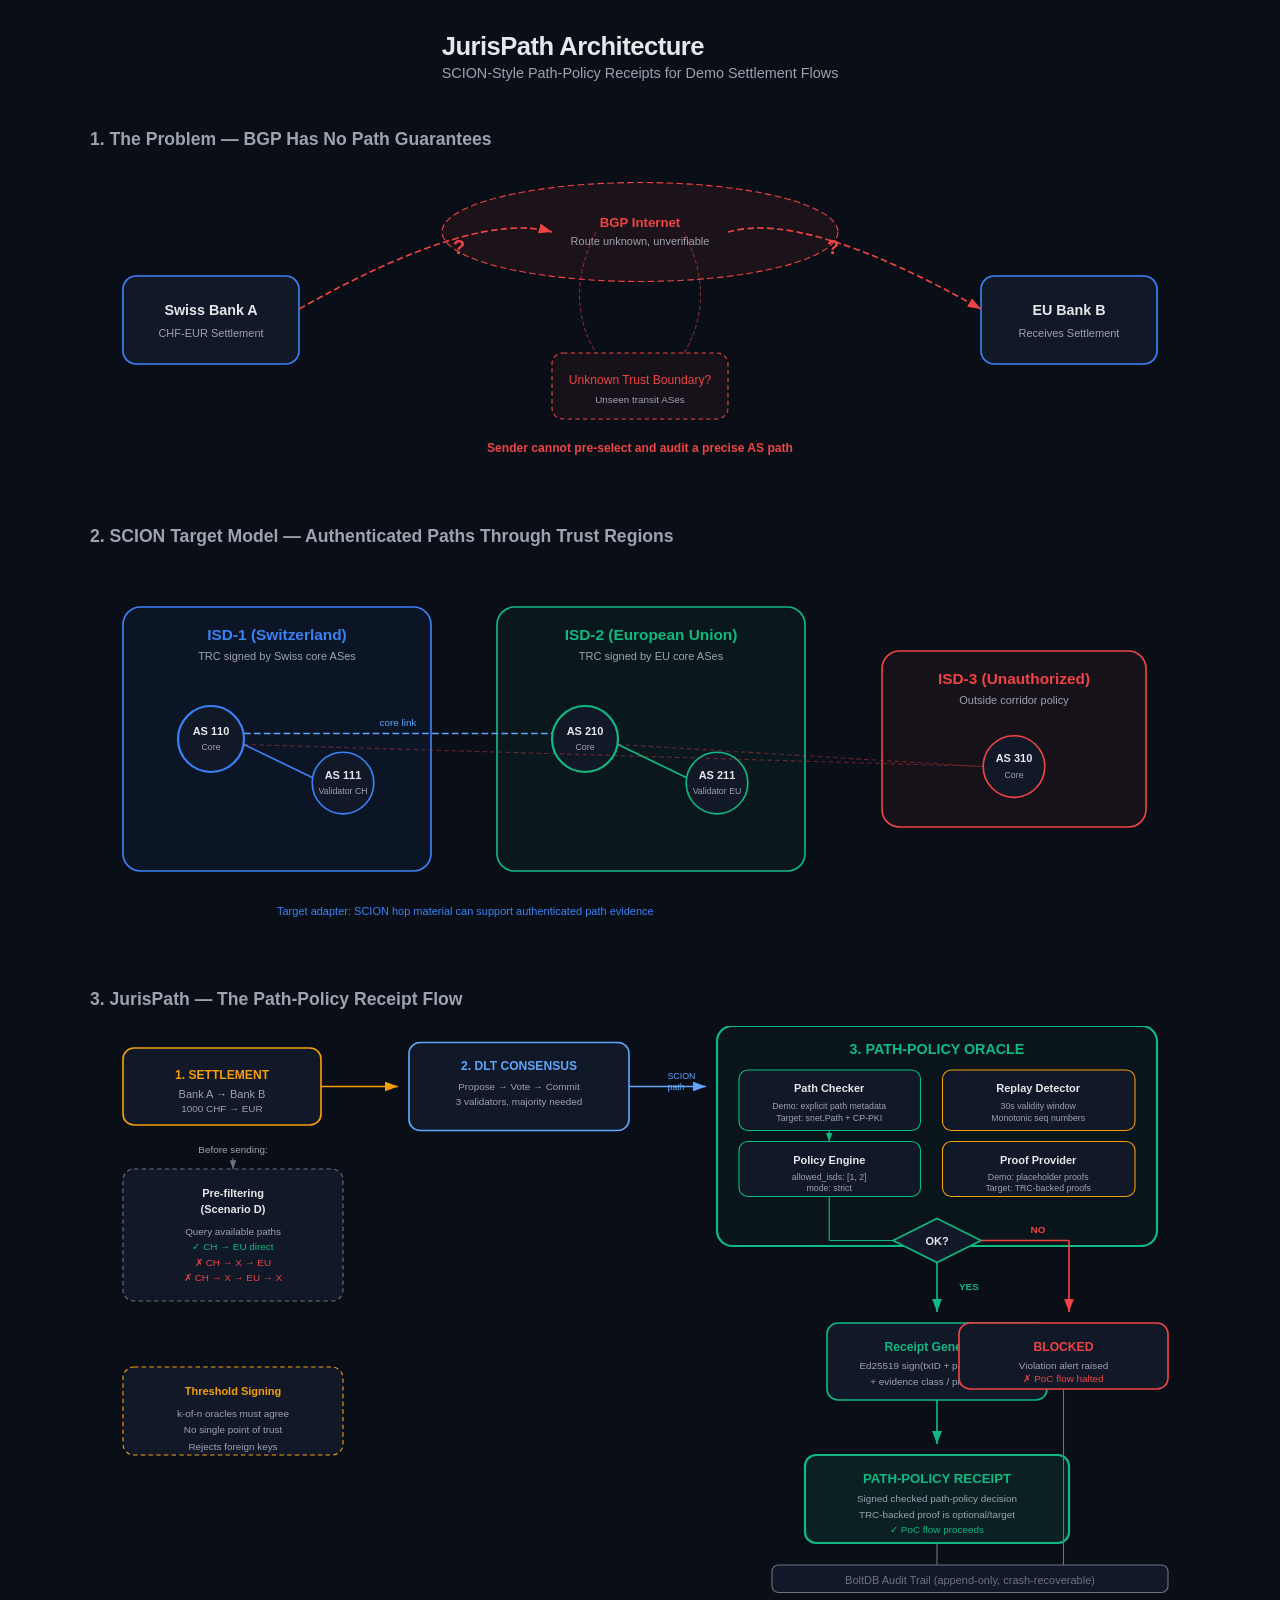
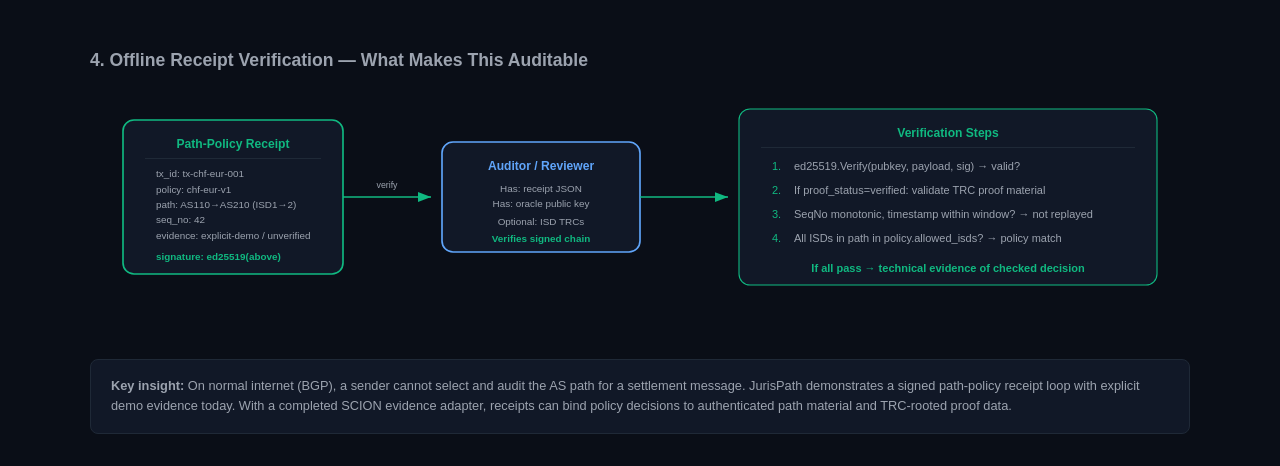
<file: docs/architecture-diagram.html>
<!DOCTYPE html>
<html lang="en">
<head>
<meta charset="UTF-8">
<meta name="viewport" content="width=device-width, initial-scale=1.0">
<title>JurisPath — Architecture Diagram</title>
<style>
  * { margin: 0; padding: 0; box-sizing: border-box; }
  body {
    background: #0a0e17;
    color: #e5e7eb;
    font-family: 'Inter', -apple-system, BlinkMacSystemFont, sans-serif;
    padding: 2rem;
    display: flex;
    flex-direction: column;
    align-items: center;
    gap: 3rem;
  }
  h1 { font-size: 1.6rem; font-weight: 700; letter-spacing: -0.02em; }
  h2 { font-size: 1.1rem; font-weight: 600; color: #9ca3af; margin-bottom: 1rem; }
  .subtitle { color: #9ca3af; font-size: 0.9rem; margin-top: 0.25rem; }
  .diagram-section { width: 100%; max-width: 1100px; }
  svg { width: 100%; height: auto; }
  .note {
    background: #111827;
    border: 1px solid #1f2937;
    border-radius: 8px;
    padding: 1rem 1.25rem;
    font-size: 0.8rem;
    color: #9ca3af;
    line-height: 1.6;
    max-width: 1100px;
  }
</style>
</head>
<body>

<div>
  <h1>JurisPath Architecture</h1>
  <p class="subtitle">SCION-Style Path-Policy Receipts for Demo Settlement Flows</p>
</div>

<!-- DIAGRAM 1: The Problem -->
<div class="diagram-section">
  <h2>1. The Problem — BGP Has No Path Guarantees</h2>
  <svg viewBox="0 0 1000 280" xmlns="http://www.w3.org/2000/svg">
    <!-- Swiss Bank -->
    <rect x="30" y="100" width="160" height="80" rx="12" fill="#111827" stroke="#3b82f6" stroke-width="1.5"/>
    <text x="110" y="135" text-anchor="middle" fill="#e5e7eb" font-size="13" font-weight="600">Swiss Bank A</text>
    <text x="110" y="155" text-anchor="middle" fill="#9ca3af" font-size="10">CHF-EUR Settlement</text>

    <!-- EU Bank -->
    <rect x="810" y="100" width="160" height="80" rx="12" fill="#111827" stroke="#3b82f6" stroke-width="1.5"/>
    <text x="890" y="135" text-anchor="middle" fill="#e5e7eb" font-size="13" font-weight="600">EU Bank B</text>
    <text x="890" y="155" text-anchor="middle" fill="#9ca3af" font-size="10">Receives Settlement</text>

    <!-- BGP Cloud -->
    <ellipse cx="500" cy="60" rx="180" ry="45" fill="rgba(239,68,68,0.08)" stroke="#ef4444" stroke-width="1" stroke-dasharray="6 3"/>
    <text x="500" y="55" text-anchor="middle" fill="#ef4444" font-size="12" font-weight="600">BGP Internet</text>
    <text x="500" y="72" text-anchor="middle" fill="#9ca3af" font-size="10">Route unknown, unverifiable</text>

    <!-- Unknown trust boundary -->
    <rect x="420" y="170" width="160" height="60" rx="10" fill="rgba(239,68,68,0.06)" stroke="#ef4444" stroke-width="1" stroke-dasharray="4 3"/>
    <text x="500" y="198" text-anchor="middle" fill="#ef4444" font-size="11">Unknown Trust Boundary?</text>
    <text x="500" y="215" text-anchor="middle" fill="#9ca3af" font-size="9">Unseen transit ASes</text>

    <!-- Arrows -->
    <path d="M 190 130 Q 350 40 420 60" fill="none" stroke="#ef4444" stroke-width="1.5" stroke-dasharray="6 3" marker-end="url(#arrowRed)"/>
    <path d="M 580 60 Q 650 40 810 130" fill="none" stroke="#ef4444" stroke-width="1.5" stroke-dasharray="6 3" marker-end="url(#arrowRed)"/>
    <path d="M 460 60 Q 430 120 460 170" fill="none" stroke="#ef4444" stroke-width="1" stroke-dasharray="4 2" opacity="0.5"/>
    <path d="M 540 170 Q 570 120 540 60" fill="none" stroke="#ef4444" stroke-width="1" stroke-dasharray="4 2" opacity="0.5"/>

    <!-- Question marks -->
    <text x="330" y="80" fill="#ef4444" font-size="18" font-weight="700">?</text>
    <text x="670" y="80" fill="#ef4444" font-size="18" font-weight="700">?</text>

    <!-- Label -->
    <text x="500" y="260" text-anchor="middle" fill="#ef4444" font-size="11" font-weight="600">Sender cannot pre-select and audit a precise AS path</text>

    <defs>
      <marker id="arrowRed" markerWidth="8" markerHeight="6" refX="8" refY="3" orient="auto"><path d="M0,0 L8,3 L0,6" fill="#ef4444"/></marker>
    </defs>
  </svg>
</div>

<!-- DIAGRAM 2: SCION ISDs -->
<div class="diagram-section">
  <h2>2. SCION Target Model — Authenticated Paths Through Trust Regions</h2>
  <svg viewBox="0 0 1000 340" xmlns="http://www.w3.org/2000/svg">
    <!-- ISD-CH -->
    <rect x="30" y="40" width="280" height="240" rx="16" fill="rgba(59,130,246,0.06)" stroke="#3b82f6" stroke-width="1.5"/>
    <text x="170" y="70" text-anchor="middle" fill="#3b82f6" font-size="14" font-weight="700">ISD-1 (Switzerland)</text>
    <text x="170" y="88" text-anchor="middle" fill="#9ca3af" font-size="10">TRC signed by Swiss core ASes</text>
    <!-- AS nodes -->
    <circle cx="110" cy="160" r="30" fill="#111827" stroke="#3b82f6" stroke-width="2"/>
    <text x="110" y="156" text-anchor="middle" fill="#e5e7eb" font-size="10" font-weight="600">AS 110</text>
    <text x="110" y="170" text-anchor="middle" fill="#9ca3af" font-size="8">Core</text>
    <circle cx="230" cy="200" r="28" fill="#111827" stroke="#3b82f6" stroke-width="1.5"/>
    <text x="230" y="196" text-anchor="middle" fill="#e5e7eb" font-size="10" font-weight="600">AS 111</text>
    <text x="230" y="210" text-anchor="middle" fill="#9ca3af" font-size="8">Validator CH</text>
    <line x1="140" y1="165" x2="202" y2="195" stroke="#3b82f6" stroke-width="1.5"/>

    <!-- ISD-EU -->
    <rect x="370" y="40" width="280" height="240" rx="16" fill="rgba(16,185,129,0.06)" stroke="#10b981" stroke-width="1.5"/>
    <text x="510" y="70" text-anchor="middle" fill="#10b981" font-size="14" font-weight="700">ISD-2 (European Union)</text>
    <text x="510" y="88" text-anchor="middle" fill="#9ca3af" font-size="10">TRC signed by EU core ASes</text>
    <circle cx="450" cy="160" r="30" fill="#111827" stroke="#10b981" stroke-width="2"/>
    <text x="450" y="156" text-anchor="middle" fill="#e5e7eb" font-size="10" font-weight="600">AS 210</text>
    <text x="450" y="170" text-anchor="middle" fill="#9ca3af" font-size="8">Core</text>
    <circle cx="570" cy="200" r="28" fill="#111827" stroke="#10b981" stroke-width="1.5"/>
    <text x="570" y="196" text-anchor="middle" fill="#e5e7eb" font-size="10" font-weight="600">AS 211</text>
    <text x="570" y="210" text-anchor="middle" fill="#9ca3af" font-size="8">Validator EU</text>
    <line x1="480" y1="165" x2="542" y2="195" stroke="#10b981" stroke-width="1.5"/>

    <!-- ISD-X -->
    <rect x="720" y="80" width="240" height="160" rx="16" fill="rgba(239,68,68,0.06)" stroke="#ef4444" stroke-width="1.5"/>
    <text x="840" y="110" text-anchor="middle" fill="#ef4444" font-size="14" font-weight="700">ISD-3 (Unauthorized)</text>
    <text x="840" y="128" text-anchor="middle" fill="#9ca3af" font-size="10">Outside corridor policy</text>
    <circle cx="840" cy="185" r="28" fill="#111827" stroke="#ef4444" stroke-width="1.5"/>
    <text x="840" y="181" text-anchor="middle" fill="#e5e7eb" font-size="10" font-weight="600">AS 310</text>
    <text x="840" y="195" text-anchor="middle" fill="#9ca3af" font-size="8">Core</text>

    <!-- Inter-ISD core links -->
    <line x1="140" y1="155" x2="420" y2="155" stroke="#60a5fa" stroke-width="1.5" stroke-dasharray="6 3"/>
    <text x="280" y="148" text-anchor="middle" fill="#60a5fa" font-size="9">core link</text>
    <line x1="140" y1="165" x2="812" y2="185" stroke="#ef4444" stroke-width="1" stroke-dasharray="4 3" opacity="0.4"/>
    <line x1="480" y1="165" x2="812" y2="185" stroke="#ef4444" stroke-width="1" stroke-dasharray="4 3" opacity="0.4"/>

    <!-- Legend -->
    <text x="170" y="320" fill="#3b82f6" font-size="10">Target adapter: SCION hop material can support authenticated path evidence</text>
  </svg>
</div>

<!-- DIAGRAM 3: JurisPath Path-Policy Flow -->
<div class="diagram-section">
  <h2>3. JurisPath — The Path-Policy Receipt Flow</h2>
  <svg viewBox="0 0 1000 520" xmlns="http://www.w3.org/2000/svg">
    <defs>
      <marker id="arrowGreen" markerWidth="8" markerHeight="6" refX="8" refY="3" orient="auto"><path d="M0,0 L8,3 L0,6" fill="#10b981"/></marker>
      <marker id="arrowBlue" markerWidth="8" markerHeight="6" refX="8" refY="3" orient="auto"><path d="M0,0 L8,3 L0,6" fill="#60a5fa"/></marker>
      <marker id="arrowOrange" markerWidth="8" markerHeight="6" refX="8" refY="3" orient="auto"><path d="M0,0 L8,3 L0,6" fill="#f59e0b"/></marker>
      <marker id="arrowRedS" markerWidth="8" markerHeight="6" refX="8" refY="3" orient="auto"><path d="M0,0 L8,3 L0,6" fill="#ef4444"/></marker>
      <marker id="arrowGray" markerWidth="8" markerHeight="6" refX="8" refY="3" orient="auto"><path d="M0,0 L8,3 L0,6" fill="#6b7280"/></marker>
    </defs>

    <!-- Step 1: Settlement Request -->
    <rect x="30" y="20" width="180" height="70" rx="10" fill="#111827" stroke="#f59e0b" stroke-width="1.5"/>
    <text x="120" y="48" text-anchor="middle" fill="#f59e0b" font-size="11" font-weight="700">1. SETTLEMENT</text>
    <text x="120" y="65" text-anchor="middle" fill="#9ca3af" font-size="10">Bank A → Bank B</text>
    <text x="120" y="78" text-anchor="middle" fill="#9ca3af" font-size="9">1000 CHF → EUR</text>

    <!-- Arrow to DLT -->
    <line x1="210" y1="55" x2="280" y2="55" stroke="#f59e0b" stroke-width="1.5" marker-end="url(#arrowOrange)"/>

    <!-- Step 2: DLT Consensus -->
    <rect x="290" y="15" width="200" height="80" rx="10" fill="#111827" stroke="#60a5fa" stroke-width="1.5"/>
    <text x="390" y="40" text-anchor="middle" fill="#60a5fa" font-size="11" font-weight="700">2. DLT CONSENSUS</text>
    <text x="390" y="58" text-anchor="middle" fill="#9ca3af" font-size="9">Propose → Vote → Commit</text>
    <text x="390" y="72" text-anchor="middle" fill="#9ca3af" font-size="9">3 validators, majority needed</text>

    <!-- Arrow to Oracle -->
    <line x1="490" y1="55" x2="560" y2="55" stroke="#60a5fa" stroke-width="1.5" marker-end="url(#arrowBlue)"/>
    <text x="525" y="48" fill="#60a5fa" font-size="8">SCION</text>
    <text x="525" y="58" fill="#60a5fa" font-size="8">path</text>

    <!-- Step 3: Path-policy oracle (main box) -->
    <rect x="570" y="0" width="400" height="200" rx="14" fill="rgba(16,185,129,0.04)" stroke="#10b981" stroke-width="2"/>
    <text x="770" y="25" text-anchor="middle" fill="#10b981" font-size="13" font-weight="700">3. PATH-POLICY ORACLE</text>

    <!-- Sub-components inside oracle -->
    <!-- Path Checker -->
    <rect x="590" y="40" width="165" height="55" rx="8" fill="#111827" stroke="#10b981" stroke-width="1"/>
    <text x="672" y="60" text-anchor="middle" fill="#e5e7eb" font-size="10" font-weight="600">Path Checker</text>
    <text x="672" y="75" text-anchor="middle" fill="#9ca3af" font-size="8">Demo: explicit path metadata</text>
    <text x="672" y="86" text-anchor="middle" fill="#9ca3af" font-size="8">Target: snet.Path + CP-PKI</text>

    <!-- Policy Engine -->
    <rect x="590" y="105" width="165" height="50" rx="8" fill="#111827" stroke="#10b981" stroke-width="1"/>
    <text x="672" y="125" text-anchor="middle" fill="#e5e7eb" font-size="10" font-weight="600">Policy Engine</text>
    <text x="672" y="140" text-anchor="middle" fill="#9ca3af" font-size="8">allowed_isds: [1, 2]</text>
    <text x="672" y="150" text-anchor="middle" fill="#9ca3af" font-size="8">mode: strict</text>

    <!-- Arrow between them -->
    <line x1="672" y1="95" x2="672" y2="105" stroke="#10b981" stroke-width="1" marker-end="url(#arrowGreen)"/>

    <!-- Replay Detector -->
    <rect x="775" y="40" width="175" height="55" rx="8" fill="#111827" stroke="#f59e0b" stroke-width="1"/>
    <text x="862" y="60" text-anchor="middle" fill="#e5e7eb" font-size="10" font-weight="600">Replay Detector</text>
    <text x="862" y="75" text-anchor="middle" fill="#9ca3af" font-size="8">30s validity window</text>
    <text x="862" y="86" text-anchor="middle" fill="#9ca3af" font-size="8">Monotonic seq numbers</text>

    <!-- Proof Provider -->
    <rect x="775" y="105" width="175" height="50" rx="8" fill="#111827" stroke="#f59e0b" stroke-width="1"/>
    <text x="862" y="125" text-anchor="middle" fill="#e5e7eb" font-size="10" font-weight="600">Proof Provider</text>
    <text x="862" y="140" text-anchor="middle" fill="#9ca3af" font-size="8">Demo: placeholder proofs</text>
    <text x="862" y="150" text-anchor="middle" fill="#9ca3af" font-size="8">Target: TRC-backed proofs</text>

    <!-- Decision diamond -->
    <polygon points="770,175 810,195 770,215 730,195" fill="#111827" stroke="#10b981" stroke-width="1.5"/>
    <text x="770" y="199" text-anchor="middle" fill="#e5e7eb" font-size="10" font-weight="600">OK?</text>

    <line x1="672" y1="155" x2="672" y2="195" stroke="#10b981" stroke-width="1"/>
    <line x1="672" y1="195" x2="730" y2="195" stroke="#10b981" stroke-width="1"/>

    <!-- ═══ COMPLIANT PATH (left branch) ═══ -->
    <!-- Arrow down from diamond -->
    <line x1="770" y1="215" x2="770" y2="260" stroke="#10b981" stroke-width="1.5" marker-end="url(#arrowGreen)"/>
    <text x="790" y="240" fill="#10b981" font-size="9" font-weight="600">YES</text>

    <!-- Receipt Generator -->
    <rect x="670" y="270" width="200" height="70" rx="10" fill="#111827" stroke="#10b981" stroke-width="1.5"/>
    <text x="770" y="295" text-anchor="middle" fill="#10b981" font-size="11" font-weight="700">Receipt Generator</text>
    <text x="770" y="312" text-anchor="middle" fill="#9ca3af" font-size="9">Ed25519 sign(txID + path + seqNo)</text>
    <text x="770" y="326" text-anchor="middle" fill="#9ca3af" font-size="9">+ evidence class / proof status</text>

    <!-- Arrow to Receipt -->
    <line x1="770" y1="340" x2="770" y2="380" stroke="#10b981" stroke-width="1.5" marker-end="url(#arrowGreen)"/>

    <!-- Path-Policy Receipt -->
    <rect x="650" y="390" width="240" height="80" rx="10" fill="rgba(16,185,129,0.1)" stroke="#10b981" stroke-width="2"/>
    <text x="770" y="415" text-anchor="middle" fill="#10b981" font-size="12" font-weight="700">PATH-POLICY RECEIPT</text>
    <text x="770" y="433" text-anchor="middle" fill="#9ca3af" font-size="9">Signed checked path-policy decision</text>
    <text x="770" y="447" text-anchor="middle" fill="#9ca3af" font-size="9">TRC-backed proof is optional/target</text>
    <text x="770" y="461" text-anchor="middle" fill="#10b981" font-size="9">✓ PoC flow proceeds</text>

    <!-- ═══ VIOLATION PATH (right branch from diamond) ═══ -->
    <line x1="810" y1="195" x2="890" y2="195" stroke="#ef4444" stroke-width="1.5"/>
    <line x1="890" y1="195" x2="890" y2="260" stroke="#ef4444" stroke-width="1.5" marker-end="url(#arrowRedS)"/>
    <text x="855" y="188" fill="#ef4444" font-size="9" font-weight="600">NO</text>

    <!-- Violation Detector -->
    <rect x="790" y="270" width="190" height="60" rx="10" fill="#111827" stroke="#ef4444" stroke-width="1.5"/>
    <text x="885" y="295" text-anchor="middle" fill="#ef4444" font-size="11" font-weight="700">BLOCKED</text>
    <text x="885" y="312" text-anchor="middle" fill="#9ca3af" font-size="9">Violation alert raised</text>
    <text x="885" y="324" text-anchor="middle" fill="#ef4444" font-size="9">✗ PoC flow halted</text>

    <!-- ═══ PERSISTENCE (bottom) ═══ -->
    <line x1="770" y1="470" x2="770" y2="500" stroke="#6b7280" stroke-width="1" marker-end="url(#arrowGray)"/>
    <line x1="885" y1="330" x2="885" y2="500" stroke="#6b7280" stroke-width="1" marker-end="url(#arrowGray)"/>

    <!-- Audit Trail -->
    <rect x="620" y="490" width="360" height="25" rx="6" fill="#111827" stroke="#6b7280" stroke-width="1"/>
    <text x="800" y="507" text-anchor="middle" fill="#6b7280" font-size="10">BoltDB Audit Trail (append-only, crash-recoverable)</text>

    <!-- Left side: pre-filtering -->
    <rect x="30" y="130" width="200" height="120" rx="10" fill="#111827" stroke="#6b7280" stroke-width="1" stroke-dasharray="4 3"/>
    <text x="130" y="155" text-anchor="middle" fill="#e5e7eb" font-size="10" font-weight="600">Pre-filtering</text>
    <text x="130" y="170" text-anchor="middle" fill="#e5e7eb" font-size="10" font-weight="600">(Scenario D)</text>
    <text x="130" y="190" text-anchor="middle" fill="#9ca3af" font-size="9">Query available paths</text>
    <text x="130" y="204" text-anchor="middle" fill="#10b981" font-size="9">✓ CH → EU direct</text>
    <text x="130" y="218" text-anchor="middle" fill="#ef4444" font-size="9">✗ CH → X → EU</text>
    <text x="130" y="232" text-anchor="middle" fill="#ef4444" font-size="9">✗ CH → X → EU → X</text>

    <text x="130" y="115" text-anchor="middle" fill="#9ca3af" font-size="9">Before sending:</text>
    <line x1="130" y1="120" x2="130" y2="130" stroke="#6b7280" stroke-width="1" marker-end="url(#arrowGray)"/>

    <!-- Threshold signing note -->
    <rect x="30" y="310" width="200" height="80" rx="10" fill="#111827" stroke="#f59e0b" stroke-width="1" stroke-dasharray="4 3"/>
    <text x="130" y="335" text-anchor="middle" fill="#f59e0b" font-size="10" font-weight="600">Threshold Signing</text>
    <text x="130" y="355" text-anchor="middle" fill="#9ca3af" font-size="9">k-of-n oracles must agree</text>
    <text x="130" y="370" text-anchor="middle" fill="#9ca3af" font-size="9">No single point of trust</text>
    <text x="130" y="385" text-anchor="middle" fill="#9ca3af" font-size="9">Rejects foreign keys</text>
  </svg>
</div>

<!-- DIAGRAM 4: Receipt Verification -->
<div class="diagram-section">
  <h2>4. Offline Receipt Verification — What Makes This Auditable</h2>
  <svg viewBox="0 0 1000 200" xmlns="http://www.w3.org/2000/svg">
    <defs>
      <marker id="arrowG2" markerWidth="8" markerHeight="6" refX="8" refY="3" orient="auto"><path d="M0,0 L8,3 L0,6" fill="#10b981"/></marker>
    </defs>

    <!-- Receipt -->
    <rect x="30" y="30" width="200" height="140" rx="10" fill="#111827" stroke="#10b981" stroke-width="1.5"/>
    <text x="130" y="55" text-anchor="middle" fill="#10b981" font-size="11" font-weight="700">Path-Policy Receipt</text>
    <line x1="50" y1="65" x2="210" y2="65" stroke="#1f2937" stroke-width="1"/>
    <text x="60" y="82" fill="#9ca3af" font-size="9">tx_id: tx-chf-eur-001</text>
    <text x="60" y="96" fill="#9ca3af" font-size="9">policy: chf-eur-v1</text>
    <text x="60" y="110" fill="#9ca3af" font-size="9">path: AS110→AS210 (ISD1→2)</text>
    <text x="60" y="124" fill="#9ca3af" font-size="9">seq_no: 42</text>
    <text x="60" y="138" fill="#9ca3af" font-size="9">evidence: explicit-demo / unverified</text>
    <text x="60" y="157" fill="#10b981" font-size="9" font-weight="600">signature: ed25519(above)</text>

    <!-- Arrow -->
    <line x1="230" y1="100" x2="310" y2="100" stroke="#10b981" stroke-width="1.5" marker-end="url(#arrowG2)"/>
    <text x="270" y="92" text-anchor="middle" fill="#9ca3af" font-size="8">verify</text>

    <!-- Auditor -->
    <rect x="320" y="50" width="180" height="100" rx="10" fill="#111827" stroke="#60a5fa" stroke-width="1.5"/>
    <text x="410" y="75" text-anchor="middle" fill="#60a5fa" font-size="11" font-weight="700">Auditor / Reviewer</text>
    <text x="410" y="95" text-anchor="middle" fill="#9ca3af" font-size="9">Has: receipt JSON</text>
    <text x="410" y="109" text-anchor="middle" fill="#9ca3af" font-size="9">Has: oracle public key</text>
    <text x="410" y="125" text-anchor="middle" fill="#9ca3af" font-size="9">Optional: ISD TRCs</text>
    <text x="410" y="141" text-anchor="middle" fill="#10b981" font-size="9" font-weight="600">Verifies signed chain</text>

    <!-- Arrow to checks -->
    <line x1="500" y1="100" x2="580" y2="100" stroke="#10b981" stroke-width="1.5" marker-end="url(#arrowG2)"/>

    <!-- Verification steps -->
    <rect x="590" y="20" width="380" height="160" rx="10" fill="#111827" stroke="#10b981" stroke-width="1"/>
    <text x="780" y="45" text-anchor="middle" fill="#10b981" font-size="11" font-weight="700">Verification Steps</text>
    <line x1="610" y1="55" x2="950" y2="55" stroke="#1f2937" stroke-width="1"/>
    <text x="620" y="75" fill="#10b981" font-size="10">1.</text>
    <text x="640" y="75" fill="#9ca3af" font-size="10">ed25519.Verify(pubkey, payload, sig) → valid?</text>
    <text x="620" y="97" fill="#10b981" font-size="10">2.</text>
    <text x="640" y="97" fill="#9ca3af" font-size="10">If proof_status=verified: validate TRC proof material</text>
    <text x="620" y="119" fill="#10b981" font-size="10">3.</text>
    <text x="640" y="119" fill="#9ca3af" font-size="10">SeqNo monotonic, timestamp within window? → not replayed</text>
    <text x="620" y="141" fill="#10b981" font-size="10">4.</text>
    <text x="640" y="141" fill="#9ca3af" font-size="10">All ISDs in path in policy.allowed_isds? → policy match</text>
    <text x="780" y="168" text-anchor="middle" fill="#10b981" font-size="10" font-weight="600">If all pass → technical evidence of checked decision</text>
  </svg>
</div>

<div class="note">
  <strong>Key insight:</strong> On normal internet (BGP), a sender cannot select and
  audit the AS path for a settlement message. JurisPath demonstrates a signed
  path-policy receipt loop with explicit demo evidence today. With a completed
  SCION evidence adapter, receipts can bind policy decisions to authenticated
  path material and TRC-rooted proof data.
</div>

</body>
</html>
</file>
